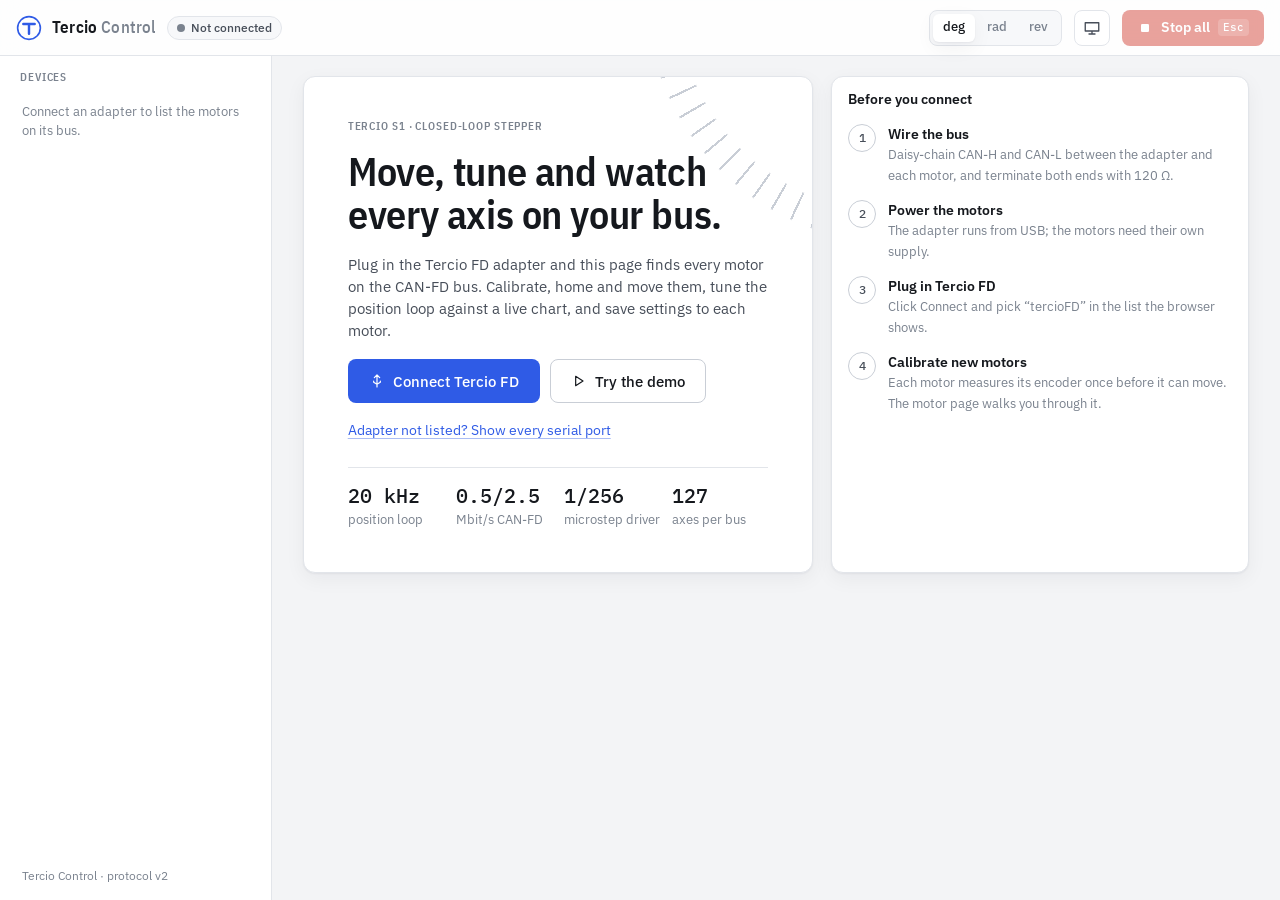
<file: Firmware/Web_Server/index.html>
<!doctype html>
<html lang="en">
<head>
  <meta charset="utf-8">
  <meta name="viewport" content="width=device-width, initial-scale=1, viewport-fit=cover">
  <title>Tercio Control</title>
  <meta name="description" content="Configure, command and monitor Tercio S1 closed-loop stepper drivers over CAN-FD, from the browser.">
  <link rel="icon" href="data:image/svg+xml,%3Csvg xmlns='http://www.w3.org/2000/svg' viewBox='0 0 32 32'%3E%3Ccircle cx='16' cy='16' r='14' fill='none' stroke='%232f5be6' stroke-width='2.5'/%3E%3Cpath d='M9 11h14M16 11v12' stroke='%232f5be6' stroke-width='3.5' stroke-linecap='round'/%3E%3C/svg%3E">
  <link rel="preconnect" href="https://fonts.googleapis.com">
  <link rel="preconnect" href="https://fonts.gstatic.com" crossorigin>
  <link rel="stylesheet" href="https://fonts.googleapis.com/css2?family=IBM+Plex+Mono:wght@400;500&family=IBM+Plex+Sans+Condensed:wght@500;600&family=IBM+Plex+Sans:wght@400;500;600&display=swap">
  <link rel="stylesheet" href="assets/app.css">
  <script>
    // Apply the saved theme before first paint (no flash).
    try {
      const theme = JSON.parse(localStorage.getItem('tercio.theme'));
      if (theme === 'light' || theme === 'dark') document.documentElement.dataset.theme = theme;
    } catch {}
  </script>
  <script type="module" src="assets/app.js"></script>
</head>
<body>
  <header class="topbar">
    <a class="brand" href="#" data-action="go" data-target="fleet" aria-label="Tercio Control, overview">
      <svg class="brand-mark" viewBox="0 0 32 32" aria-hidden="true"><circle cx="16" cy="16" r="14" fill="none" stroke="currentColor" stroke-width="2"/><path d="M9 11h14M16 11v12" stroke="currentColor" stroke-width="3" stroke-linecap="round"/></svg>
      <span class="brand-name">Tercio <span>Control</span></span>
    </a>
    <div class="link-status" id="link-status"></div>
    <div class="topbar-spacer"></div>
    <div class="seg" id="unit-switch" role="radiogroup" aria-label="Position unit"></div>
    <button class="icon-btn" id="theme-toggle" type="button" aria-label="Theme"></button>
    <button class="btn btn-stop" id="stop-all" type="button" title="Decelerate every motor to a stop (Esc)" disabled>
      <svg viewBox="0 0 24 24" aria-hidden="true"><rect x="6" y="6" width="12" height="12" rx="2"/></svg>
      <span>Stop all</span>
      <kbd>Esc</kbd>
    </button>
  </header>

  <div class="shell">
    <nav class="rail" id="rail" aria-label="Devices"></nav>
    <main class="stage" id="stage"></main>
  </div>

  <div class="toasts" id="toasts" role="status" aria-live="polite"></div>

  <dialog class="modal" id="modal">
    <form method="dialog" class="modal-body">
      <h2 id="modal-title"></h2>
      <div id="modal-text" class="modal-text"></div>
      <div class="modal-actions">
        <button class="btn btn-ghost" value="cancel" type="submit">Cancel</button>
        <button class="btn" id="modal-confirm" value="confirm" type="submit">Confirm</button>
      </div>
    </form>
  </dialog>
</body>
</html>
</file>
<file: Firmware/Web_Server/assets/app.css>
/* Layout: machine pendant. Status bar on top, device rail on the left, the
   selected axis as a cockpit on the right — dial and live readouts first,
   controls next to them, configuration behind tabs. */
:root {
  --bg: #f3f4f6;
  --panel: #ffffff;
  --panel-2: #f7f8fa;
  --line: #e2e5ea;
  --line-strong: #c9ced6;
  --ink: #15181d;
  --ink-2: #474e59;
  --ink-3: #7a828e;
  --accent: #2f5be6;
  --accent-ink: #ffffff;
  --accent-soft: #e9eefd;
  --good: #16855a;
  --good-soft: #e3f4ec;
  --warn: #a8620a;
  --warn-soft: #fcf1df;
  --bad: #cf3326;
  --bad-soft: #fcebe9;
  --busy: #7550d8;
  --busy-soft: #f0ebfc;
  --danger-fill: #cf3326;
  --shadow: 0 1px 2px rgb(20 26 36 / 0.05), 0 6px 20px rgb(20 26 36 / 0.05);
  --shadow-pop: 0 12px 40px rgb(20 26 36 / 0.16);
  --font-ui: "IBM Plex Sans", system-ui, -apple-system, "Segoe UI", Roboto, sans-serif;
  --font-cond: "IBM Plex Sans Condensed", "IBM Plex Sans", system-ui, sans-serif;
  --font-mono: "IBM Plex Mono", ui-monospace, "SF Mono", Menlo, Consolas, monospace;
  --radius: 12px;
  --radius-sm: 8px;
  --rail: 272px;
  --topbar: 56px;
  color-scheme: light;
}

@media (prefers-color-scheme: dark) {
  :root:not([data-theme="light"]) {
    --bg: #0d0f12; --panel: #15181d; --panel-2: #1b1f25; --line: #262b33; --line-strong: #363d47;
    --ink: #e7eaef; --ink-2: #aeb5c0; --ink-3: #7c8591;
    --accent: #7292ff; --accent-ink: #0b0e14; --accent-soft: rgb(114 146 255 / 0.14);
    --good: #3fc88a; --good-soft: rgb(63 200 138 / 0.13); --warn: #eea33d; --warn-soft: rgb(238 163 61 / 0.13);
    --bad: #ff6a5e; --bad-soft: rgb(255 106 94 / 0.13); --busy: #a98bfa; --busy-soft: rgb(169 139 250 / 0.14); --danger-fill: #c9372c;
    --shadow: 0 1px 2px rgb(0 0 0 / 0.3), 0 6px 20px rgb(0 0 0 / 0.25); --shadow-pop: 0 16px 48px rgb(0 0 0 / 0.5);
    color-scheme: dark;
  }
}
:root[data-theme="dark"] {
  --bg: #0d0f12; --panel: #15181d; --panel-2: #1b1f25; --line: #262b33; --line-strong: #363d47;
  --ink: #e7eaef; --ink-2: #aeb5c0; --ink-3: #7c8591;
  --accent: #7292ff; --accent-ink: #0b0e14; --accent-soft: rgb(114 146 255 / 0.14);
  --good: #3fc88a; --good-soft: rgb(63 200 138 / 0.13); --warn: #eea33d; --warn-soft: rgb(238 163 61 / 0.13);
  --bad: #ff6a5e; --bad-soft: rgb(255 106 94 / 0.13); --busy: #a98bfa; --busy-soft: rgb(169 139 250 / 0.14); --danger-fill: #c9372c;
  --shadow: 0 1px 2px rgb(0 0 0 / 0.3), 0 6px 20px rgb(0 0 0 / 0.25); --shadow-pop: 0 16px 48px rgb(0 0 0 / 0.5);
  color-scheme: dark;
}

* { box-sizing: border-box; }
html, body { height: 100%; }
body {
  margin: 0;
  background: var(--bg);
  color: var(--ink);
  font: 400 14px/1.45 var(--font-ui);
  -webkit-font-smoothing: antialiased;
}
button, input, select { font: inherit; color: inherit; }
h1, h2, h3 { margin: 0; text-wrap: balance; }
[hidden] { display: none !important; }
:focus-visible { outline: 2px solid var(--accent); outline-offset: 2px; }
.mono, .num { font-family: var(--font-mono); font-variant-numeric: tabular-nums; }
.muted { color: var(--ink-3); }
.eyebrow {
  font: 600 11px/1 var(--font-cond);
  letter-spacing: 0.08em;
  text-transform: uppercase;
  color: var(--ink-3);
}
svg { flex: none; }

/* ---- Top bar ------------------------------------------------------------ */
.topbar {
  position: sticky;
  top: env(safe-area-inset-top, 0px);
  z-index: 20;
  display: flex;
  align-items: center;
  gap: 12px;
  height: var(--topbar);
  padding-inline: 16px;
  background: color-mix(in srgb, var(--panel) 86%, transparent);
  backdrop-filter: saturate(1.4) blur(12px);
  border-bottom: 1px solid var(--line);
}
.brand { display: flex; align-items: center; gap: 10px; color: var(--ink); text-decoration: none; }
.brand-mark { width: 26px; height: 26px; color: var(--accent); }
.brand-name { font: 600 17px/1 var(--font-cond); letter-spacing: 0.01em; }
.brand-name span { color: var(--ink-3); font-weight: 500; }
.topbar-spacer { flex: 1; }
.link-status { display: flex; align-items: center; gap: 8px; min-width: 0; }

/* ---- Buttons & controls ---------------------------------------------------- */
.btn {
  display: inline-flex;
  align-items: center;
  justify-content: center;
  gap: 8px;
  height: 36px;
  padding: 0 14px;
  border: 1px solid transparent;
  border-radius: var(--radius-sm);
  background: var(--accent);
  color: var(--accent-ink);
  font-weight: 500;
  white-space: nowrap;
  cursor: pointer;
  transition: background 0.15s, border-color 0.15s, transform 0.08s, opacity 0.15s;
}
.btn:hover { filter: brightness(1.06); }
.btn:active { transform: translateY(1px); }
.btn:disabled { opacity: 0.45; cursor: not-allowed; transform: none; filter: none; }
.btn svg { width: 16px; height: 16px; fill: currentColor; }
.btn-secondary { background: var(--panel); color: var(--ink); border-color: var(--line-strong); }
.btn-secondary:hover { background: var(--panel-2); filter: none; }
.btn-ghost { background: transparent; color: var(--ink-2); }
.btn-ghost:hover { background: var(--panel-2); filter: none; }
.btn-danger { background: var(--danger-fill); color: #fff; }
.btn-danger-outline { background: transparent; color: var(--bad); border-color: color-mix(in srgb, var(--bad) 45%, transparent); }
.btn-danger-outline:hover { background: var(--bad-soft); filter: none; }
.btn-sm { height: 30px; padding: 0 10px; font-size: 13px; }
.btn-lg { height: 44px; padding: 0 20px; font-size: 15px; }
.btn-stop { background: var(--danger-fill); color: #fff; font-weight: 600; }
.btn-stop kbd {
  font: 500 10.5px/1 var(--font-mono);
  padding: 3px 5px;
  border-radius: 4px;
  background: rgb(255 255 255 / 0.18);
  border: 0;
  color: inherit;
}
.icon-btn {
  display: grid;
  place-items: center;
  width: 36px;
  height: 36px;
  border: 1px solid var(--line);
  border-radius: var(--radius-sm);
  background: var(--panel);
  color: var(--ink-2);
  cursor: pointer;
}
.icon-btn:hover { color: var(--ink); background: var(--panel-2); }
.icon-btn svg { width: 18px; height: 18px; fill: none; stroke: currentColor; stroke-width: 1.8; stroke-linecap: round; stroke-linejoin: round; }

.seg {
  display: inline-flex;
  padding: 3px;
  gap: 2px;
  border: 1px solid var(--line);
  border-radius: var(--radius-sm);
  background: var(--panel-2);
}
.seg button {
  height: 28px;
  padding: 0 10px;
  border: 0;
  border-radius: 6px;
  background: transparent;
  color: var(--ink-3);
  font-weight: 500;
  font-size: 13px;
  cursor: pointer;
}
.seg button[aria-checked="true"] { background: var(--panel); color: var(--ink); box-shadow: var(--shadow); }

.switch { position: relative; display: inline-flex; align-items: center; gap: 10px; cursor: pointer; user-select: none; }
.switch input { position: absolute; opacity: 0; width: 1px; height: 1px; }
.switch .track {
  width: 38px;
  height: 22px;
  border-radius: 11px;
  background: var(--line-strong);
  transition: background 0.18s;
  position: relative;
}
.switch .track::after {
  content: "";
  position: absolute;
  top: 3px;
  left: 3px;
  width: 16px;
  height: 16px;
  border-radius: 50%;
  background: #fff;
  box-shadow: 0 1px 2px rgb(0 0 0 / 0.25);
  transition: transform 0.18s;
}
.switch input:checked + .track { background: var(--good); }
.switch input:checked + .track::after { transform: translateX(16px); }
.switch input:focus-visible + .track { outline: 2px solid var(--accent); outline-offset: 2px; }
.switch input:disabled + .track { opacity: 0.5; }

.field {
  display: flex;
  align-items: center;
  height: 36px;
  border: 1px solid var(--line-strong);
  border-radius: var(--radius-sm);
  background: var(--panel);
  overflow: hidden;
  transition: border-color 0.15s, box-shadow 0.15s;
}
.field:focus-within { border-color: var(--accent); box-shadow: 0 0 0 3px var(--accent-soft); }
.field input, .field select {
  flex: 1;
  min-width: 0;
  height: 100%;
  padding: 0 10px;
  border: 0;
  background: transparent;
  outline: none;
  font-family: var(--font-mono);
  font-variant-numeric: tabular-nums;
}
.field select { font-family: var(--font-ui); cursor: pointer; }
.field .suffix { padding: 0 10px; color: var(--ink-3); font: 500 12px/1 var(--font-mono); white-space: nowrap; }
.field.changed { border-color: var(--warn); }
.field.invalid { border-color: var(--bad); box-shadow: 0 0 0 3px var(--bad-soft); }

/* ---- Chips & dots --------------------------------------------------------------- */
.chip {
  display: inline-flex;
  align-items: center;
  gap: 6px;
  height: 24px;
  padding: 0 9px;
  border-radius: 999px;
  font: 500 12px/1 var(--font-ui);
  background: var(--panel-2);
  color: var(--ink-2);
  border: 1px solid var(--line);
  white-space: nowrap;
}
.chip[data-tone="good"] { background: var(--good-soft); color: var(--good); border-color: transparent; }
.chip[data-tone="accent"] { background: var(--accent-soft); color: var(--accent); border-color: transparent; }
.chip[data-tone="busy"] { background: var(--busy-soft); color: var(--busy); border-color: transparent; }
.chip[data-tone="warn"] { background: var(--warn-soft); color: var(--warn); border-color: transparent; }
.chip[data-tone="bad"] { background: var(--bad-soft); color: var(--bad); border-color: transparent; }
.chip.off { opacity: 0.45; }
.dot { width: 8px; height: 8px; border-radius: 50%; background: var(--ink-3); flex: none; }
.dot[data-tone="good"] { background: var(--good); box-shadow: 0 0 0 3px var(--good-soft); }
.dot[data-tone="accent"] { background: var(--accent); box-shadow: 0 0 0 3px var(--accent-soft); }
.dot[data-tone="busy"] { background: var(--busy); box-shadow: 0 0 0 3px var(--busy-soft); }
.dot[data-tone="warn"] { background: var(--warn); box-shadow: 0 0 0 3px var(--warn-soft); }
.dot[data-tone="bad"] { background: var(--bad); box-shadow: 0 0 0 3px var(--bad-soft); }
.dot.live { animation: pulse 2s ease-in-out infinite; }
@keyframes pulse { 50% { opacity: 0.45; } }

.pill {
  display: inline-flex;
  align-items: center;
  gap: 8px;
  height: 32px;
  padding: 0 12px;
  border: 1px solid var(--line);
  border-radius: 999px;
  background: var(--panel);
  color: var(--ink-2);
  font-size: 13px;
  white-space: nowrap;
  cursor: pointer;
}
.pill:hover { border-color: var(--line-strong); }
.pill strong { color: var(--ink); font-weight: 500; }

/* ---- Shell ---------------------------------------------------------------------- */
.shell { display: grid; grid-template-columns: var(--rail) minmax(0, 1fr); min-height: calc(100% - var(--topbar)); }
.rail {
  position: sticky;
  top: calc(var(--topbar) + env(safe-area-inset-top, 0px));
  height: calc(100vh - var(--topbar));
  overflow-y: auto;
  padding: 16px 12px;
  border-right: 1px solid var(--line);
  background: var(--panel);
  display: flex;
  flex-direction: column;
  gap: 18px;
}
.rail-section { display: flex; flex-direction: column; gap: 4px; }
.rail-head { display: flex; align-items: center; justify-content: space-between; padding: 0 8px 6px; }
.rail-item {
  display: grid;
  grid-template-columns: auto minmax(0, 1fr) auto;
  align-items: center;
  gap: 10px;
  width: 100%;
  padding: 9px 10px;
  border: 1px solid transparent;
  border-radius: var(--radius-sm);
  background: transparent;
  text-align: left;
  cursor: pointer;
}
.rail-item:hover { background: var(--panel-2); }
.rail-item[aria-current="true"] { background: var(--accent-soft); border-color: color-mix(in srgb, var(--accent) 25%, transparent); }
.rail-item .id {
  display: grid;
  place-items: center;
  width: 30px;
  height: 30px;
  border-radius: 8px;
  background: var(--panel-2);
  border: 1px solid var(--line);
  font: 500 12px/1 var(--font-mono);
  color: var(--ink-2);
}
.rail-item[aria-current="true"] .id { background: var(--panel); }
.rail-item .name { font-weight: 500; overflow: hidden; text-overflow: ellipsis; white-space: nowrap; }
.rail-item .sub { font: 12px/1.3 var(--font-mono); color: var(--ink-3); font-variant-numeric: tabular-nums; }
.rail-item .end { display: flex; align-items: center; gap: 6px; }
.rail-empty { padding: 10px; color: var(--ink-3); font-size: 13px; }
.rail-foot { margin-top: auto; }

.stage { min-width: 0; padding: 20px clamp(16px, 2.4vw, 32px) 40px; display: flex; flex-direction: column; gap: 18px; }

/* ---- Panels --------------------------------------------------------------------- */
.panel { background: var(--panel); border: 1px solid var(--line); border-radius: var(--radius); box-shadow: var(--shadow); min-width: 0; }
.panel-head { display: flex; align-items: center; justify-content: space-between; gap: 12px; padding: 14px 16px 0; }
.panel-head h3 { font: 600 14px/1.2 var(--font-ui); }
.panel-body { padding: 16px; display: flex; flex-direction: column; gap: 14px; }
.panel-note { font-size: 13px; color: var(--ink-3); }
.grid { display: grid; gap: 18px; }
.cols-2 { grid-template-columns: repeat(2, minmax(0, 1fr)); }
.cockpit { grid-template-columns: minmax(300px, 0.9fr) minmax(0, 1.1fr); align-items: start; }
.row { display: flex; align-items: center; gap: 10px; flex-wrap: wrap; }
.row.between { justify-content: space-between; }
.stack { display: flex; flex-direction: column; gap: 10px; }

/* ---- Axis header ------------------------------------------------------------------ */
.axis-head { display: flex; align-items: flex-start; justify-content: space-between; gap: 16px; flex-wrap: wrap; }
.axis-title { display: flex; flex-direction: column; gap: 8px; min-width: 0; }
.axis-title h1 { font: 600 26px/1.1 var(--font-cond); letter-spacing: 0.005em; display: flex; align-items: baseline; gap: 10px; }
.axis-title h1 .node { font: 500 15px/1 var(--font-mono); color: var(--ink-3); }
.axis-title .rename { border: 0; background: transparent; padding: 0; font: inherit; color: inherit; cursor: text; border-bottom: 1px dashed transparent; }
.axis-title .rename:hover { border-bottom-color: var(--line-strong); }
.flags { display: flex; gap: 6px; flex-wrap: wrap; }
.axis-actions { display: flex; align-items: center; gap: 10px; flex-wrap: wrap; }

.banner {
  display: flex;
  align-items: flex-start;
  gap: 12px;
  padding: 12px 14px;
  border-radius: var(--radius);
  border: 1px solid color-mix(in srgb, var(--bad) 35%, transparent);
  background: var(--bad-soft);
}
.banner[data-tone="warn"] { border-color: color-mix(in srgb, var(--warn) 35%, transparent); background: var(--warn-soft); }
.banner[data-tone="info"] { border-color: color-mix(in srgb, var(--accent) 30%, transparent); background: var(--accent-soft); }
.banner svg { width: 20px; height: 20px; margin-top: 1px; fill: none; stroke: var(--bad); stroke-width: 2; stroke-linecap: round; stroke-linejoin: round; }
.banner[data-tone="warn"] svg { stroke: var(--warn); }
.banner[data-tone="info"] svg { stroke: var(--accent); }
.banner .text { flex: 1; min-width: 0; display: flex; flex-direction: column; gap: 4px; }
.banner strong { font-weight: 600; }
.banner p { margin: 0; color: var(--ink-2); font-size: 13px; }

.tabs { display: flex; gap: 4px; border-bottom: 1px solid var(--line); overflow-x: auto; }
.tabs button {
  position: relative;
  height: 40px;
  padding: 0 14px;
  border: 0;
  background: transparent;
  color: var(--ink-3);
  font-weight: 500;
  cursor: pointer;
  white-space: nowrap;
}
.tabs button:hover { color: var(--ink); }
.tabs button[aria-selected="true"] { color: var(--ink); }
.tabs button[aria-selected="true"]::after { content: ""; position: absolute; left: 10px; right: 10px; bottom: -1px; height: 2px; border-radius: 2px; background: var(--accent); }
.tabs .count { margin-left: 6px; padding: 1px 6px; border-radius: 999px; background: var(--warn-soft); color: var(--warn); font-size: 11px; }

/* ---- Dial & readouts ---------------------------------------------------------------- */
.dial-wrap { position: relative; aspect-ratio: 1; width: 100%; max-width: 380px; margin: 0 auto; }
.dial-wrap canvas { position: absolute; inset: 0; width: 100%; height: 100%; }
.dial-center {
  position: absolute;
  inset: 0;
  display: flex;
  flex-direction: column;
  align-items: center;
  justify-content: center;
  pointer-events: none;
  gap: 4px;
}
.dial-value { font: 500 clamp(24px, 3.2vw, 34px)/1 var(--font-mono); font-variant-numeric: tabular-nums; letter-spacing: -0.02em; }
.dial-unit { font: 500 12px/1 var(--font-mono); color: var(--ink-3); }
.readouts { display: grid; grid-template-columns: repeat(3, minmax(0, 1fr)); gap: 1px; background: var(--line); border-top: 1px solid var(--line); border-radius: 0 0 var(--radius) var(--radius); overflow: hidden; }
.readout { display: flex; flex-direction: column; gap: 5px; padding: 12px 14px; background: var(--panel); min-width: 0; }
.readout .value { font: 500 17px/1.1 var(--font-mono); font-variant-numeric: tabular-nums; white-space: nowrap; overflow: hidden; text-overflow: ellipsis; }
.readout .value small { font-size: 11.5px; color: var(--ink-3); margin-left: 3px; }
.readout .value[data-tone="warn"] { color: var(--warn); }
.readout .value[data-tone="bad"] { color: var(--bad); }

/* ---- Motion controls ------------------------------------------------------------------ */
.move-form { display: grid; grid-template-columns: minmax(0, 1fr) auto; gap: 10px; }
.jog { display: grid; grid-template-columns: auto minmax(0, 1fr) auto; gap: 10px; align-items: center; }
.jog-btn { width: 52px; height: 52px; border-radius: 12px; font-size: 18px; }
.jog-btn svg { width: 22px; height: 22px; }
.steps { display: flex; gap: 6px; flex-wrap: wrap; justify-content: center; }
.steps button {
  height: 30px;
  min-width: 56px;
  padding: 0 10px;
  border: 1px solid var(--line);
  border-radius: 7px;
  background: var(--panel);
  font: 500 12.5px/1 var(--font-mono);
  color: var(--ink-2);
  cursor: pointer;
}
.steps button[aria-pressed="true"] { border-color: var(--accent); color: var(--accent); background: var(--accent-soft); }
.hold { display: grid; grid-template-columns: auto minmax(0, 1fr) auto; gap: 10px; align-items: center; }
.hold-btn { height: 44px; min-width: 88px; touch-action: none; user-select: none; }
.hold-btn.active { background: var(--accent); color: var(--accent-ink); border-color: var(--accent); }
.slider { width: 100%; accent-color: var(--accent); }
.divider { height: 1px; background: var(--line); margin: 2px 0; }

.procedure { display: grid; grid-template-columns: minmax(0, 1fr) auto; gap: 6px 14px; align-items: center; padding: 12px 0; border-top: 1px solid var(--line); }
.procedure:first-child { border-top: 0; padding-top: 0; }
.procedure h4 { margin: 0; font-weight: 600; font-size: 14px; }
.procedure p { margin: 0; font-size: 13px; color: var(--ink-3); grid-column: 1; }
.procedure .progress { grid-column: 1 / -1; }
.progress-bar { height: 6px; border-radius: 3px; background: var(--panel-2); border: 1px solid var(--line); overflow: hidden; }
.progress-bar span { display: block; height: 100%; background: var(--busy); border-radius: 3px; transition: width 0.3s; }

/* ---- Chart ------------------------------------------------------------------------------ */
.chart { position: relative; height: 300px; }
.chart canvas { position: absolute; inset: 0; width: 100%; height: 100%; }
.legend { display: flex; gap: 14px; flex-wrap: wrap; font-size: 12.5px; color: var(--ink-2); }
.legend span { display: inline-flex; align-items: center; gap: 6px; }
.legend i { width: 14px; height: 3px; border-radius: 2px; display: inline-block; }

/* ---- Settings ------------------------------------------------------------------------------ */
.toolbar { display: flex; align-items: center; gap: 10px; flex-wrap: wrap; position: sticky; top: calc(var(--topbar) + 8px); z-index: 5; padding: 10px 12px; background: color-mix(in srgb, var(--panel) 92%, transparent); backdrop-filter: blur(10px); border: 1px solid var(--line); border-radius: var(--radius); box-shadow: var(--shadow); }
.settings { display: grid; grid-template-columns: repeat(auto-fill, minmax(min(100%, 440px), 1fr)); gap: 18px; align-items: start; }
.setting { display: grid; grid-template-columns: minmax(0, 1fr) minmax(150px, 190px); gap: 4px 14px; align-items: center; padding: 11px 0; border-top: 1px solid var(--line); }
.setting:first-child { border-top: 0; padding-top: 0; }
.setting label { font-weight: 500; }
.setting .help { grid-column: 1; font-size: 12.5px; color: var(--ink-3); }
.setting .control { grid-column: 2; grid-row: 1 / span 2; }
.setting .lock { font-size: 11.5px; color: var(--warn); grid-column: 1; }

/* ---- Tables & stats ------------------------------------------------------------------------- */
.kv { display: grid; grid-template-columns: max-content minmax(0, 1fr); gap: 8px 16px; font-size: 13.5px; }
.kv dt { color: var(--ink-3); }
.kv dd { margin: 0; font-family: var(--font-mono); font-variant-numeric: tabular-nums; overflow-wrap: anywhere; }
.meter { display: flex; flex-direction: column; gap: 6px; }
.meter .bar { position: relative; height: 8px; border-radius: 4px; background: var(--panel-2); border: 1px solid var(--line); overflow: hidden; }
.meter .bar span { position: absolute; inset: 0 auto 0 0; background: var(--good); }
.meter .bar span[data-tone="warn"] { background: var(--warn); }
.meter .bar span[data-tone="bad"] { background: var(--bad); }
.stat-grid { display: grid; grid-template-columns: repeat(auto-fit, minmax(150px, 1fr)); gap: 12px; }
.stat { padding: 12px 14px; border: 1px solid var(--line); border-radius: var(--radius-sm); background: var(--panel-2); display: flex; flex-direction: column; gap: 4px; }
.stat .value { font: 500 20px/1.1 var(--font-mono); font-variant-numeric: tabular-nums; }
.stat-grid.two { grid-template-columns: repeat(2, minmax(0, 1fr)); }
.log { max-height: 280px; overflow: auto; font: 12.5px/1.6 var(--font-mono); }
.log div { display: grid; grid-template-columns: 76px minmax(0, 1fr); gap: 10px; padding: 2px 0; border-bottom: 1px dashed var(--line); }
.log time { color: var(--ink-3); }
.log .bad { color: var(--bad); }
.log .warn { color: var(--warn); }

/* ---- Fleet ------------------------------------------------------------------------------------ */
.fleet { display: grid; grid-template-columns: repeat(auto-fill, minmax(min(100%, 260px), 1fr)); gap: 16px; }
.unit-card { display: flex; flex-direction: column; gap: 12px; padding: 16px; cursor: pointer; transition: border-color 0.15s, transform 0.15s; }
.unit-card:hover { border-color: var(--line-strong); transform: translateY(-1px); }
.unit-card .top { display: flex; align-items: center; justify-content: space-between; gap: 8px; }
.unit-card .mini { position: relative; height: 150px; }
.unit-card .mini canvas { position: absolute; inset: 0; width: 100%; height: 100%; }
.unit-card .big { font: 500 22px/1 var(--font-mono); font-variant-numeric: tabular-nums; text-align: center; }
.sync-bar { display: flex; align-items: center; gap: 12px; flex-wrap: wrap; justify-content: space-between; }

/* ---- Welcome ------------------------------------------------------------------------------------ */
.welcome { display: grid; grid-template-columns: minmax(0, 1.1fr) minmax(0, 0.9fr); gap: 18px; align-items: stretch; }
.hero { padding: clamp(24px, 4vw, 44px); display: flex; flex-direction: column; gap: 18px; }
.hero h1 { font: 600 clamp(28px, 3.4vw, 40px)/1.08 var(--font-cond); letter-spacing: -0.005em; max-width: 18ch; }
.hero p { margin: 0; color: var(--ink-2); max-width: 50ch; font-size: 15px; }
.hero .actions { display: flex; gap: 10px; flex-wrap: wrap; }
.steps-list { list-style: none; margin: 0; padding: 0; display: flex; flex-direction: column; gap: 14px; }
.steps-list li { display: grid; grid-template-columns: 28px minmax(0, 1fr); gap: 12px; align-items: start; }
.steps-list .n { display: grid; place-items: center; width: 28px; height: 28px; border-radius: 50%; border: 1px solid var(--line-strong); font: 500 12px/1 var(--font-mono); color: var(--ink-2); }
.steps-list b { display: block; font-weight: 600; }
.steps-list span { color: var(--ink-3); font-size: 13px; }

/* ---- Toasts & modal ------------------------------------------------------------------------------- */
.toasts { position: fixed; right: 16px; bottom: calc(16px + env(safe-area-inset-bottom, 0px)); z-index: 50; display: flex; flex-direction: column; gap: 8px; max-width: min(420px, calc(100vw - 32px)); }
.toast {
  display: flex;
  gap: 10px;
  align-items: flex-start;
  padding: 11px 14px;
  border-radius: var(--radius-sm);
  background: var(--panel);
  border: 1px solid var(--line);
  box-shadow: var(--shadow-pop);
  font-size: 13.5px;
  animation: toast-in 0.18s ease-out;
}
.toast .dot { margin-top: 5px; }
@keyframes toast-in { from { transform: translateY(8px); opacity: 0; } }
.modal { border: 0; padding: 0; border-radius: var(--radius); background: var(--panel); color: var(--ink); box-shadow: var(--shadow-pop); width: min(460px, calc(100vw - 32px)); }
.modal::backdrop { background: rgb(10 12 16 / 0.45); backdrop-filter: blur(2px); }
.modal-body { padding: 22px; display: flex; flex-direction: column; gap: 12px; }
.modal-body h2 { font: 600 18px/1.25 var(--font-ui); }
.modal-text { color: var(--ink-2); font-size: 14px; display: flex; flex-direction: column; gap: 8px; }
.modal-text p { margin: 0; }
.modal-actions { display: flex; justify-content: flex-end; gap: 8px; margin-top: 6px; }

/* ---- Page parts added with the views --------------------------------------------------------------- */
.slot { display: contents; }
.stack-tight { display: flex; flex-direction: column; gap: 2px; min-width: 0; }
.stack-lg { gap: 18px; }
.stack.center { align-items: center; }
.stack.tight, .row.tight, .grid.tight { gap: 8px; }
.small { font-size: 12.5px; }
kbd { font: 500 11px/1 var(--font-mono); padding: 2px 5px; border: 1px solid var(--line-strong); border-bottom-width: 2px; border-radius: 4px; background: var(--panel); color: var(--ink-2); }
.icon-btn-sm { width: 28px; height: 28px; }
.icon-btn-sm svg { width: 15px; height: 15px; }
.rail-item .id svg { width: 16px; height: 16px; }
.rail-item .stack-tight { overflow: hidden; }
.rail-foot { padding: 0 10px; font-size: 12px; }
.link-btn { align-self: flex-start; padding: 0; border: 0; background: none; color: var(--accent); font-size: 13.5px; cursor: pointer; text-decoration: underline; text-underline-offset: 3px; text-decoration-color: color-mix(in srgb, var(--accent) 40%, transparent); }
.link-btn:disabled { opacity: 0.5; cursor: default; }
.panel-head.wrap { flex-wrap: wrap; }
.switch-label { font-weight: 500; min-width: 5.5em; }
.rename-input { font: inherit; color: inherit; background: transparent; border: 0; border-bottom: 2px solid var(--accent); outline: none; padding: 0; width: min(16ch, 60vw); }
.copy { display: inline-flex; align-items: center; gap: 8px; padding: 0; border: 0; background: none; font: inherit; color: inherit; cursor: pointer; text-align: left; overflow-wrap: anywhere; }
.copy svg { width: 14px; height: 14px; color: var(--ink-3); }
.copy:hover svg { color: var(--accent); }
.banner .text > div + div { margin-top: 6px; }
.banner .btn { flex: none; }

/* Hero: a faint tick ring, the same scale as the shaft dial. */
.hero { position: relative; overflow: hidden; }
.hero > * { position: relative; z-index: 1; }
.hero::after {
  content: "";
  position: absolute;
  right: -345px;
  top: -345px;
  width: 520px;
  height: 520px;
  border-radius: 50%;
  background: repeating-conic-gradient(from -0.25deg, var(--line-strong) 0 0.5deg, transparent 0.5deg 5deg);
  -webkit-mask: radial-gradient(circle, transparent 60%, #000 60.5%, #000 68%, transparent 68.5%);
  mask: radial-gradient(circle, transparent 60%, #000 60.5%, #000 68%, transparent 68.5%);
  pointer-events: none;
}
.spec-strip { display: grid; grid-template-columns: repeat(4, minmax(0, 1fr)); gap: 12px; margin: 8px 0 0; padding-top: 18px; border-top: 1px solid var(--line); }
.spec-strip div { display: flex; flex-direction: column; gap: 4px; min-width: 0; }
.spec-strip dt { font: 500 20px/1 var(--font-mono); color: var(--ink); }
.spec-strip dd { margin: 0; font-size: 12.5px; color: var(--ink-3); }

.empty { display: flex; flex-direction: column; align-items: center; text-align: center; gap: 10px; padding: 36px 16px; }
.empty h2 { font: 600 18px/1.3 var(--font-ui); }
.empty p { margin: 0; max-width: 52ch; color: var(--ink-3); }
.empty-icon { width: 40px; height: 40px; color: var(--ink-3); }
.spinner { width: 22px; height: 22px; border-radius: 50%; border: 2px solid var(--line-strong); border-top-color: var(--accent); animation: spin 0.8s linear infinite; }
@keyframes spin { to { transform: rotate(360deg); } }

/* Axis page */
.dial-panel .panel-body { padding: 22px 20px; }
.dial-sub { font: 500 12px/1 var(--font-mono); color: var(--ink-3); min-height: 12px; }
.more summary { cursor: pointer; color: var(--ink-2); font-size: 13px; list-style: none; display: inline-flex; align-items: center; gap: 6px; }
.more summary::-webkit-details-marker { display: none; }
.more summary::before { content: ""; width: 6px; height: 6px; border-right: 1.5px solid currentColor; border-bottom: 1.5px solid currentColor; transform: rotate(-45deg); transition: transform 0.15s; }
.more[open] summary::before { transform: rotate(45deg); }
.more[open] > * + * { margin-top: 10px; }
.run-speed { font-size: 13px; color: var(--ink-2); }
.procedure form .field { width: 130px; height: 30px; }
.procedure-wide { grid-column: 1 / -1; }
.progress { display: flex; flex-direction: column; gap: 6px; }

/* Settings */
.toolbar-status { display: inline-flex; align-items: center; gap: 10px; font-weight: 500; }
.toolbar-sep { width: 1px; height: 24px; background: var(--line); }
.setting.changed label::after { content: ""; display: inline-block; width: 6px; height: 6px; margin-left: 8px; border-radius: 50%; background: var(--warn); vertical-align: middle; }
.setting .lock:empty { display: none; }

/* Overview */
.unit-card .top strong { font-weight: 600; overflow: hidden; text-overflow: ellipsis; white-space: nowrap; }
.sync-list { display: flex; flex-direction: column; gap: 8px; }
.sync-row { display: grid; grid-template-columns: auto minmax(0, 1fr) auto minmax(120px, 180px); gap: 12px; align-items: center; padding: 6px 0; border-top: 1px solid var(--line); cursor: pointer; }
.sync-row:first-child { border-top: 0; }
.sync-row input[type="checkbox"] { width: 16px; height: 16px; accent-color: var(--accent); }
.sync-row .name { font-weight: 500; overflow: hidden; text-overflow: ellipsis; white-space: nowrap; }

/* IMU */
.horizon { position: relative; aspect-ratio: 1; max-width: 320px; width: 100%; margin: 0 auto; border-radius: 50%; overflow: hidden; background: var(--panel-2); border: 1px solid var(--line-strong); }
.horizon-sky { position: absolute; inset: -50%; background: linear-gradient(var(--accent-soft) 50%, color-mix(in srgb, var(--warn) 16%, var(--panel-2)) 50%); transition: transform 0.08s linear; }
.horizon-mark { position: absolute; left: 25%; right: 25%; top: 50%; height: 2px; margin-top: -1px; background: var(--ink); border-radius: 2px; }
.horizon-mark::after { content: ""; position: absolute; left: 50%; top: -5px; width: 12px; height: 12px; margin-left: -6px; border-radius: 50%; border: 2px solid var(--ink); background: var(--panel); }

/* ---- Narrow screens ---------------------------------------------------------------------------------- */
@media (max-width: 1100px) {
  .cockpit, .welcome { grid-template-columns: minmax(0, 1fr); }
}
@media (max-width: 820px) {
  :root { --rail: 0px; }
  .shell { grid-template-columns: minmax(0, 1fr); }
  .rail { position: static; height: auto; border-right: 0; border-bottom: 1px solid var(--line); flex-direction: row; overflow-x: auto; padding: 10px 16px; }
  .rail-section { flex: none; flex-direction: row; align-items: center; }
  .rail-head, .rail-foot { display: none; }
  .rail-item { width: auto; grid-template-columns: auto auto; }
  .rail-item .end, .rail-item .sub { display: none; }
  .brand-name span, .btn-stop kbd, .link-status .pill .extra { display: none; }
  .cols-2 { grid-template-columns: minmax(0, 1fr); }
  .readouts { grid-template-columns: repeat(2, minmax(0, 1fr)); }
  .setting { grid-template-columns: minmax(0, 1fr); }
  .setting .control { grid-column: 1; grid-row: auto; }
  .topbar { gap: 8px; }
  #unit-switch { display: none; }
  .spec-strip { grid-template-columns: repeat(2, minmax(0, 1fr)); }
  .rail-item { flex: none; padding: 7px 10px; }
  .rail-item .stack-tight { overflow: visible; }
  .rail-item .name { font-size: 13px; }
  .link-status .disconnect { display: none; }
  .sync-row { grid-template-columns: auto minmax(0, 1fr) minmax(110px, 150px); }
  .sync-row > .num { display: none; }
  .toolbar-sep { display: none; }
  .toolbar { position: static; }
}
@media (max-width: 600px) {
  .hero::after { display: none; }
}
@media (max-width: 480px) {
  .brand-name { display: none; }
  .btn-stop { padding: 0 12px; }
}
@media (prefers-reduced-motion: reduce) {
  *, *::before, *::after { animation: none !important; transition: none !important; }
}
</file>
